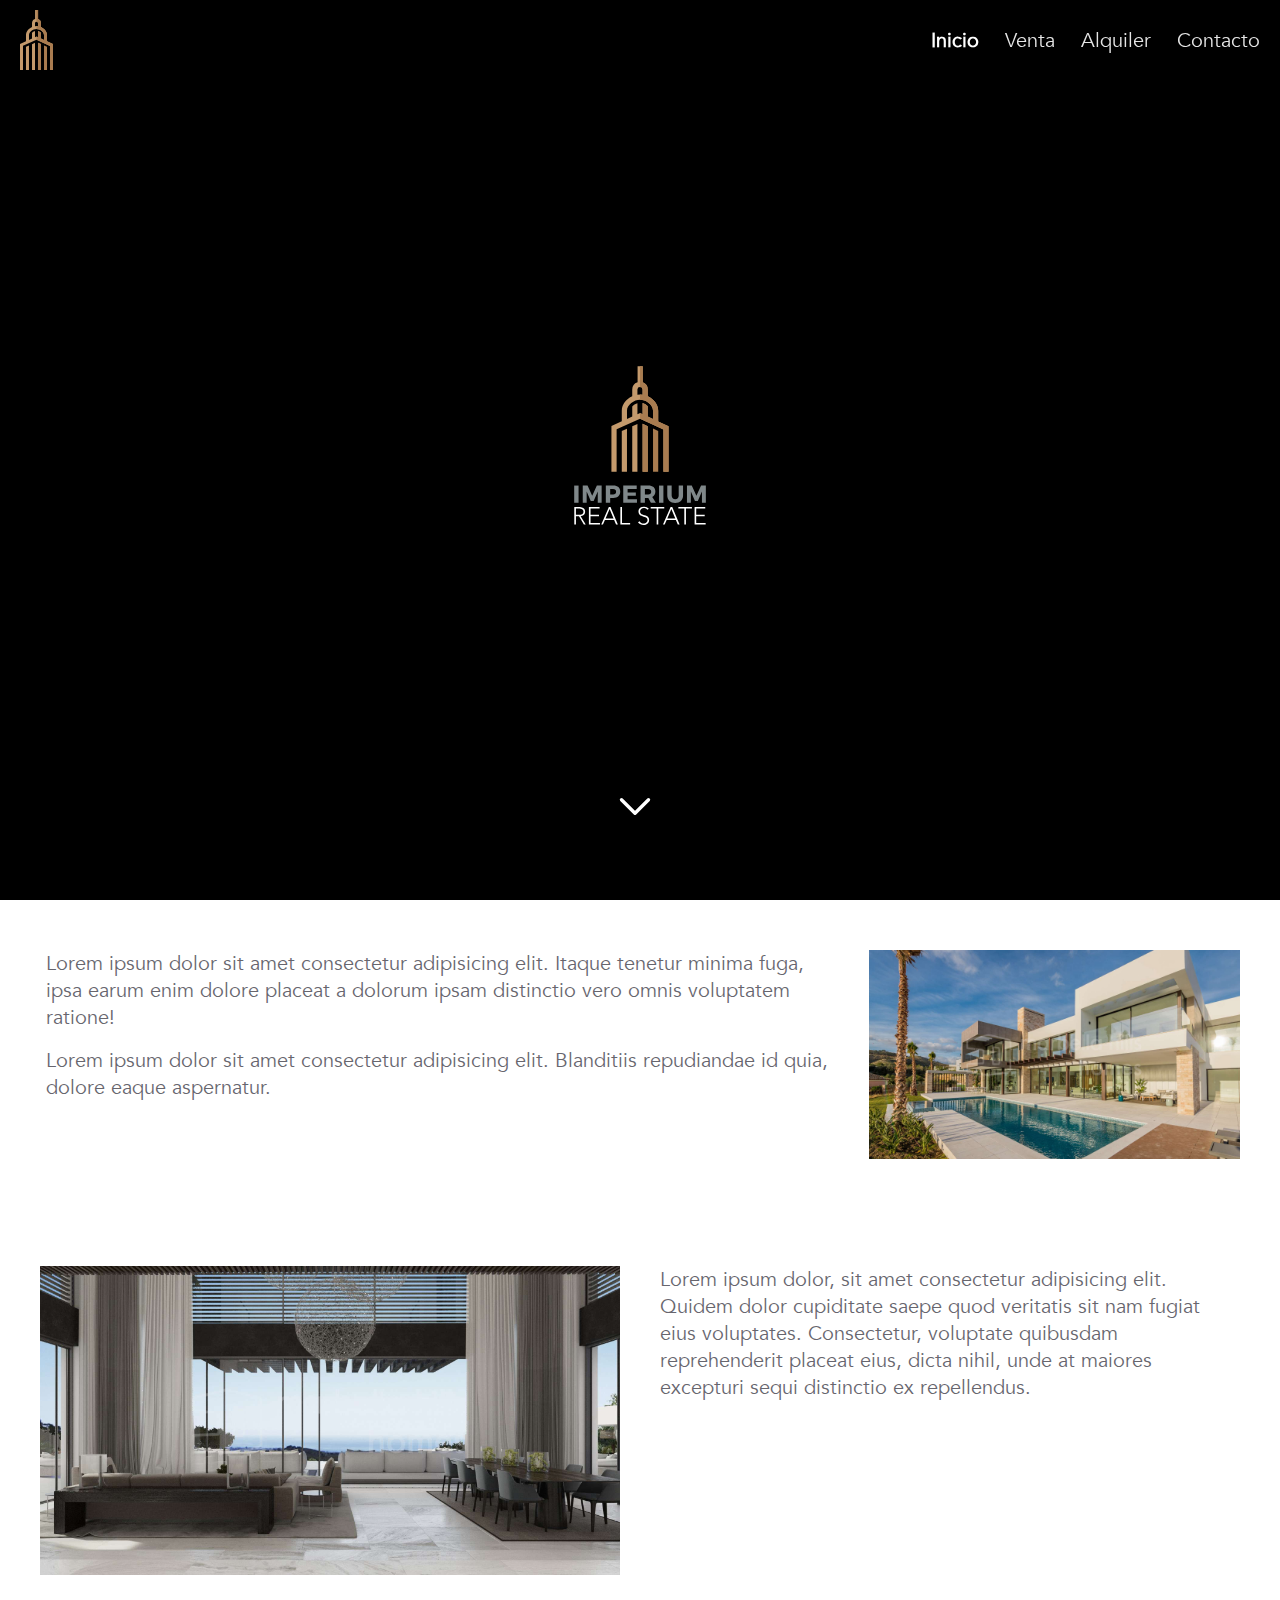
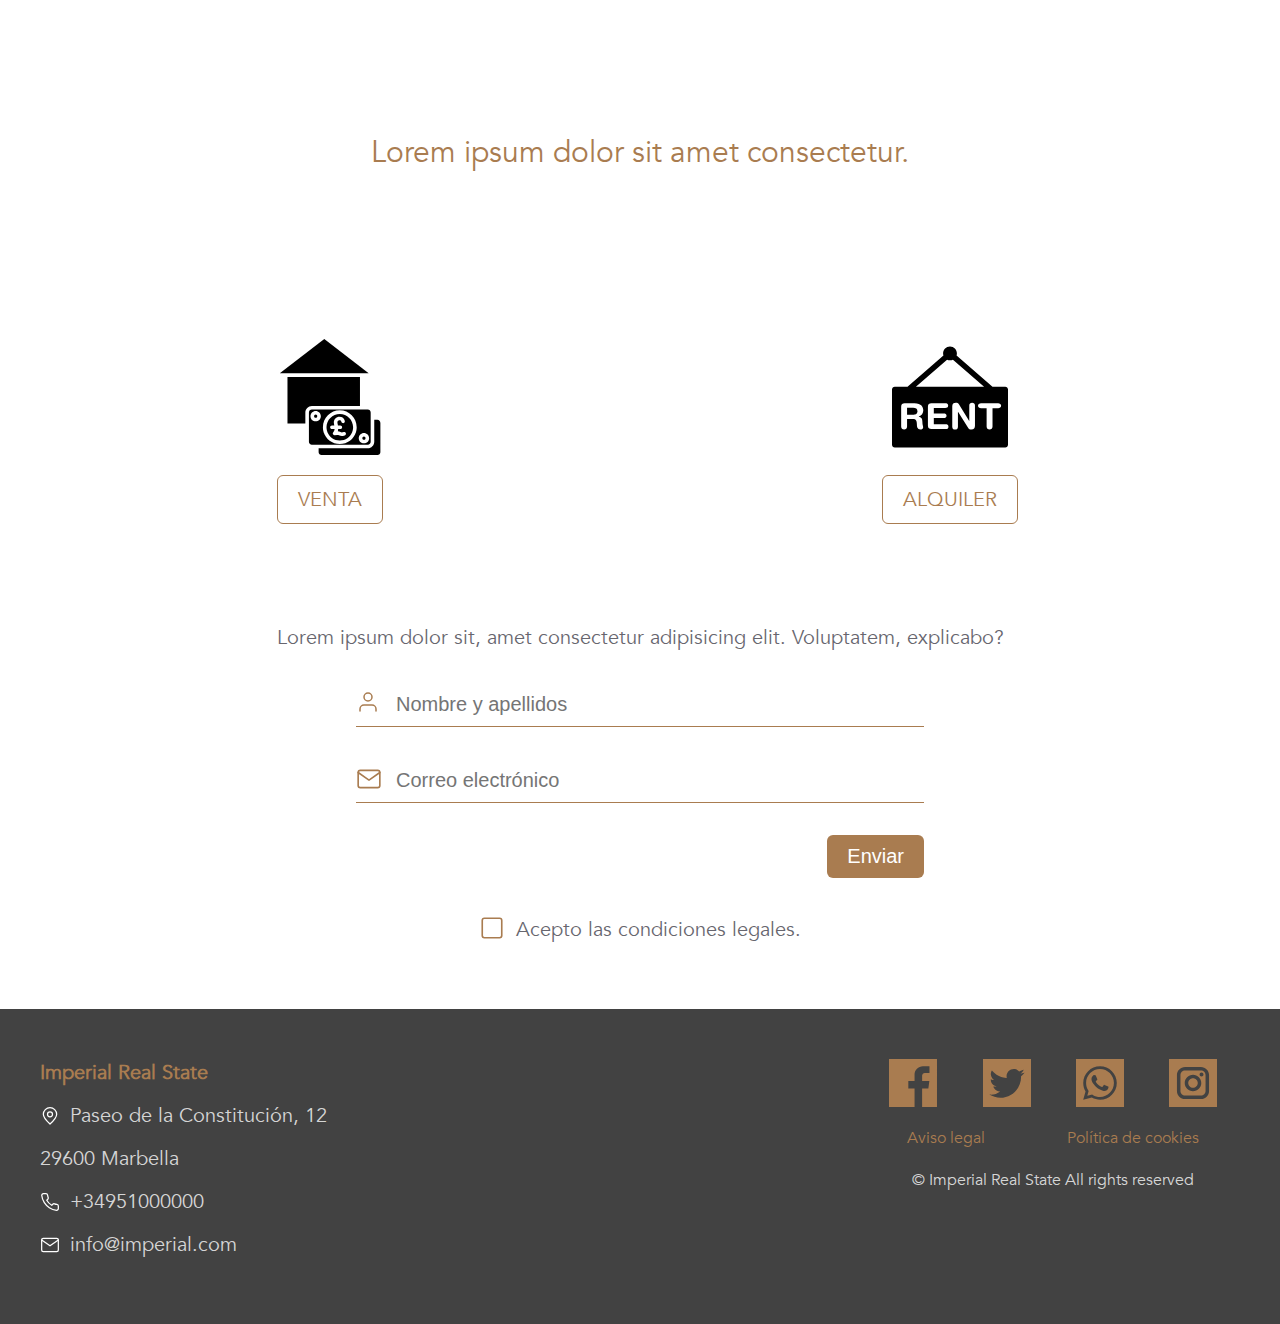
<file: index.html>
<!DOCTYPE html>
<html lang="es">
<head>
    <meta charset="UTF-8">
    <meta name="viewport" content="width=device-width, initial-scale=1.0">
    <title>Inicio</title>
    <link rel="stylesheet" href="css/styles.css">
    <script src="js/jquery-3.4.1.min.js"></script>
    <script src="js/main.js"></script>
</head>
<body>
    <header class="transparente">
        <img src="img/logo.svg" alt="Logo Imperial Real State">
        <nav>
            <a href="#" class="activo">Inicio</a>
            <a href="ventas.html">Venta</a>
            <a href="#">Alquiler</a>
            <a href="contacto.html">Contacto</a>
        </nav>
    </header>
    <div class="hero">
        <div></div>
        <div></div>
        <div></div>
        <div class="hero-logo">
            <img src="img/logo-frame.svg" alt="Logo Imperial Real State">
        </div>
        <a href="#pr" class="hero-down">
            <img src="img/down.svg" alt="flecha abajo">
        </a>
    </div>
    <div id="burger">
        <div class="barra superior"></div>
        <div class="barra media"></div>
        <div class="barra inferior"></div>
    </div>
    <div class="menu">
        <nav>
            <a href="#">Inicio</a>
            <hr>
            <a href="ventas.html">Venta</a>
            <hr>
            <a href="#">Alquiler</a>
            <hr>
            <a href="contacto.html">Contacto</a>
        </nav>
        <p class="copyright">&copy; ACME Inc</p>
    </div>
    <div class="fila primera">
        <span id="pr">&nbsp;</span>
        <div class="col-66">
            <p>Lorem ipsum dolor sit amet consectetur adipisicing elit. Itaque tenetur minima fuga, ipsa earum enim dolore placeat a dolorum ipsam distinctio vero omnis voluptatem ratione!</p>
            <p>Lorem ipsum dolor sit amet consectetur adipisicing elit. Blanditiis repudiandae id quia, dolore eaque aspernatur.</p>
        </div>
        <div class="col-33">
            <img src="img/thumb4.jpg" alt="imagen casa">
        </div>
    </div>
    <div class="fila">
        <div class="col-50">
            <img src="img/thumb5.jpg" alt="">
        </div>
        <div class="col-50">
            <p>Lorem ipsum dolor, sit amet consectetur adipisicing elit. Quidem dolor cupiditate saepe quod veritatis sit nam fugiat eius voluptates. Consectetur, voluptate quibusdam reprehenderit placeat eius, dicta nihil, unde at maiores excepturi sequi distinctio ex repellendus.</p>
        </div>
    </div>
    <div class="fila parallax">
        <div class="col-100">
            <p>Lorem ipsum dolor sit amet consectetur.</p>
        </div>
    </div>
    <div class="fila">
        <div class="col-50 caja-nav flex-column-center">
            <img src="img/comprar.svg" alt="">
            <a href="ventas.html">VENTA</a>
        </div>
        <div class="col-50 caja-nav flex-column-center">
            <img src="img/alquilar.svg" alt="">
            <a href="#">ALQUILER</a>
        </div>
    </div>
    <div class="fila">
        <div class="col-100 flex-column-center">
            <p>Lorem ipsum dolor sit, amet consectetur adipisicing elit. Voluptatem, explicabo?</p>
            <form class="contacto">
                <div class="fila">
                    <input class="usuario" type="text" placeholder="Nombre y apellidos">
                </div>
                <div class="fila">
                    <input class="email" type="email" placeholder="Correo electrónico">
                </div>
                <div class="fila flex-end">
                    <button type="submit">Enviar</button>
                </div>
                <div class="fila flex-center">
                    <input type="checkbox" id="condiciones">
                    <label for="condiciones">
                        Acepto las condiciones legales.
                    </label>
                </div>
            </form>
        </div>
    </div>
    <footer class="fila">
        <div class="col-33">
            <p>Imperial Real State</p>
            <p class="flex-start">
                <img class="m-r-small" src="img/map.svg" alt="Icono de mapa">
                Paseo de la Constitución, 12
            </p>
            <p>29600 Marbella</p>
            <p class="flex-start">
                <img  class="m-r-small" src="img/phone.svg" alt="Icono de teléfono">
                +34951000000
            </p>
            <p class="flex-start">
                <img  class="m-r-small" src="img/mail.svg" alt="Icono de email">
                info@imperial.com
            </p>
        </div>
        <div class="col-33">
            <iframe src="https://www.google.com/maps/embed?pb=!1m18!1m12!1m3!1d3206.9661094790026!2d-4.89145418531769!3d36.50668018001005!2m3!1f0!2f0!3f0!3m2!1i1024!2i768!4f13.1!3m3!1m2!1s0xd7327fed804f7f5%3A0x4806dfa1e50c2dd2!2sMarbella%20Center%2C%2029602%20Marbella%2C%20M%C3%A1laga!5e0!3m2!1ses!2ses!4v1611743016986!5m2!1ses!2ses" width="100%" height="100%" frameborder="0" style="border:0;" allowfullscreen="" aria-hidden="false" tabindex="0"></iframe>
        </div>
        <div class="col-33">
            <div class="flex-around">
                <img class="rrss" src="img/facebook.svg" alt="Icono de Facebook">
                <img class="rrss" src="img/twitter.svg" alt="Icono de Twitter">
                <img class="rrss" src="img/whatsapp.svg" alt="Icono de Whatsapp">
                <img class="rrss" src="img/instagram.svg" alt="Icono de Instagram">
            </div>
            <div class="flex-around m-t">
                <a href="contacto.html#aviso">Aviso legal</a>
                <a href="contacto.html#cookies">Política de cookies</a>
            </div>
            <p class="copyright m-t">&copy; Imperial Real State All rights reserved</p>
        </div>
    </footer>
</body>
</html>
</file>
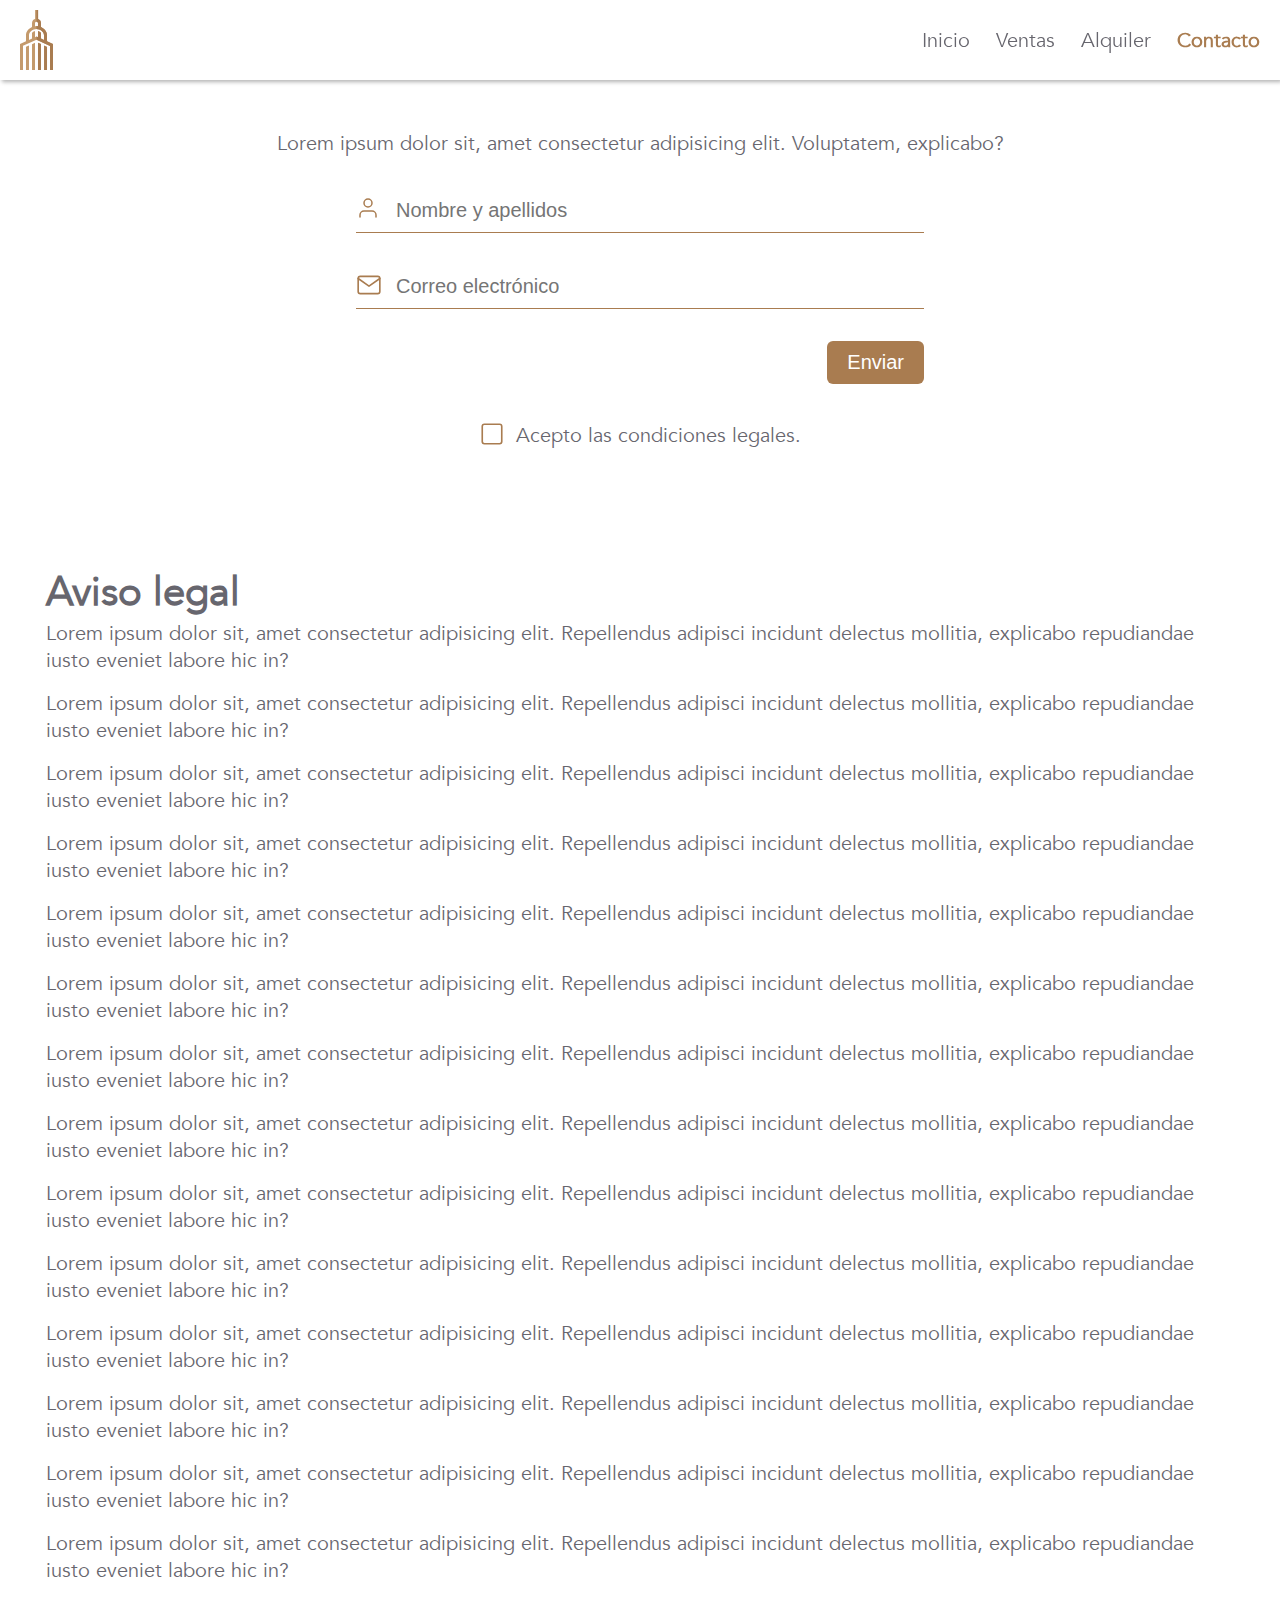
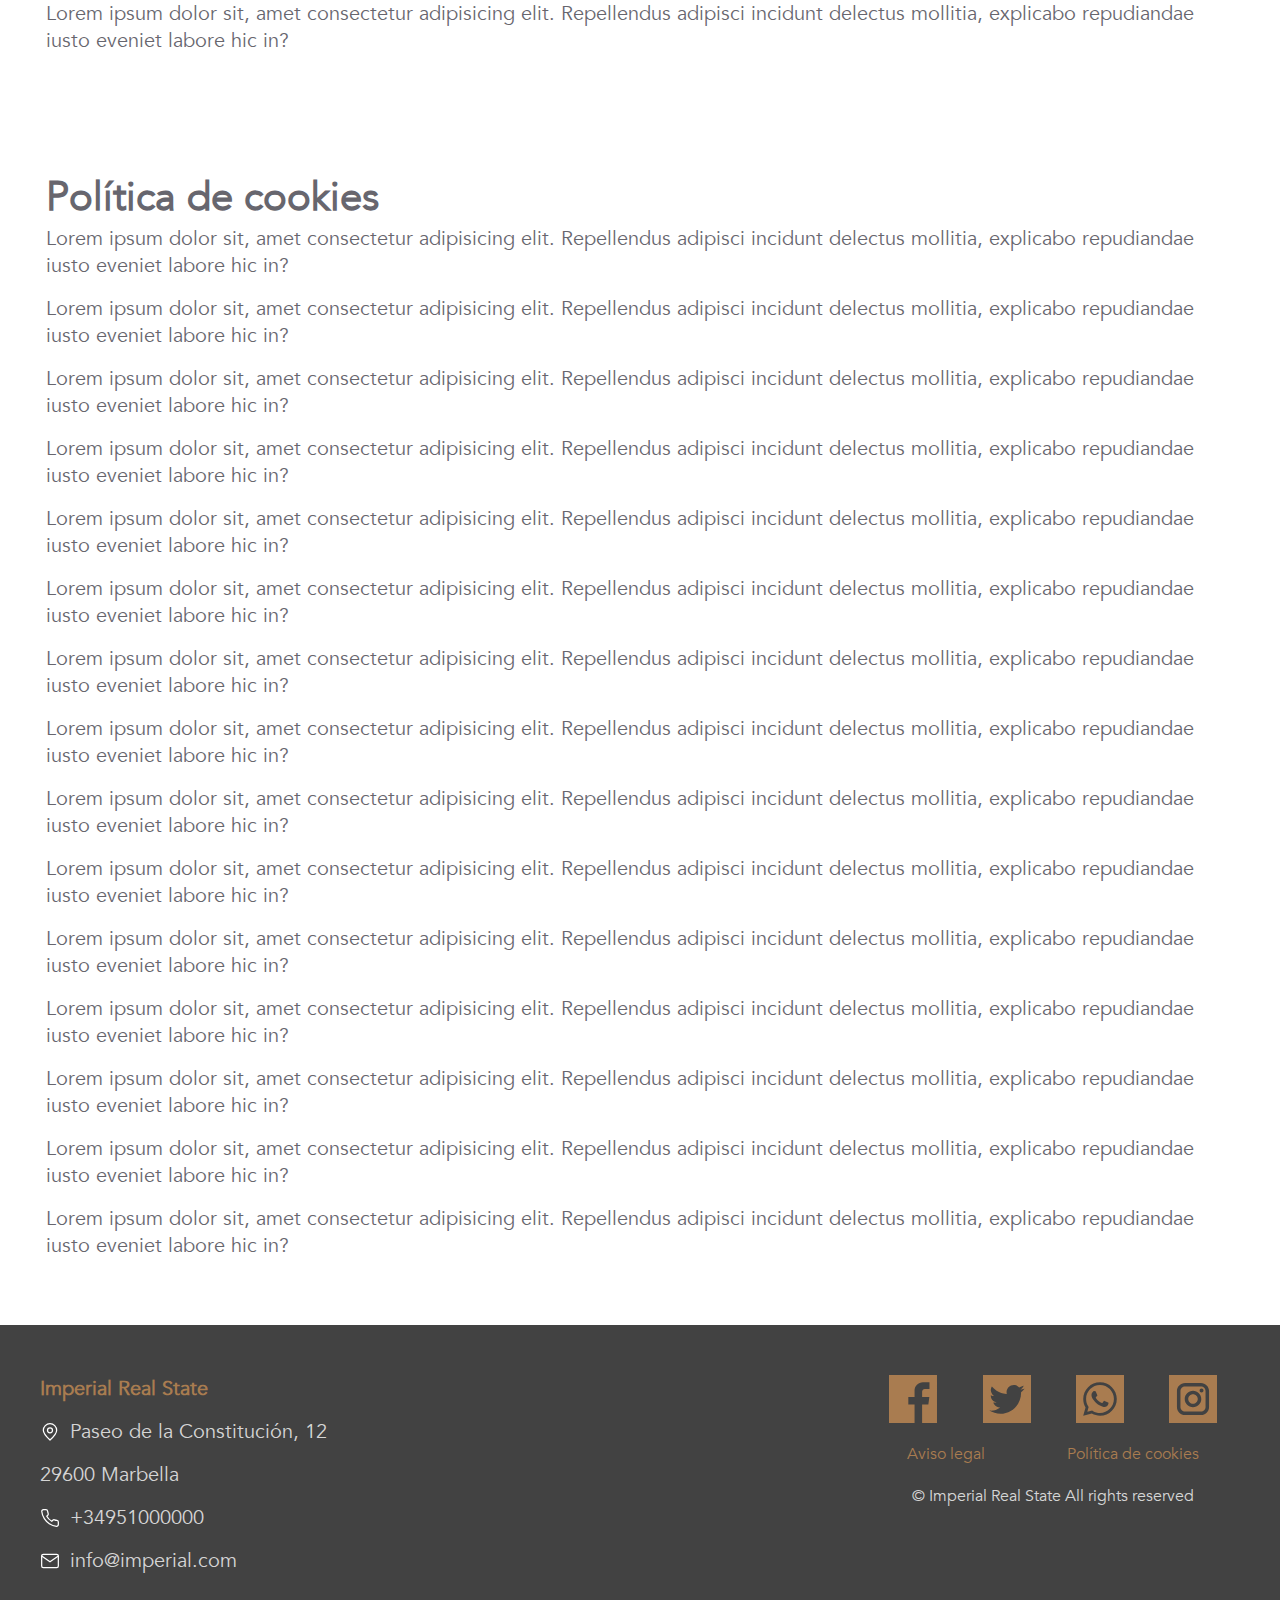
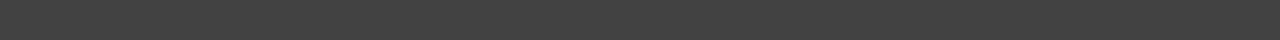
<file: contacto.html>
<!DOCTYPE html>
<html lang="es">
<head>
    <meta charset="UTF-8">
    <meta name="viewport" content="width=device-width, initial-scale=1.0">
    <title>Inicio</title>
    <link rel="stylesheet" href="css/styles.css">
    <script src="js/jquery-3.4.1.min.js"></script>
    <script src="js/main.js"></script>
</head>
<body>
    <header>
        <img src="img/logo.svg" alt="Logo Imperial Real State">
        <nav>
            <a href="index.html">Inicio</a>
            <a href="ventas.html">Ventas</a>
            <a href="#">Alquiler</a>
            <a href="#" class="activo">Contacto</a>
        </nav>
    </header>
    <div id="burger">
        <div class="barra superior"></div>
        <div class="barra media"></div>
        <div class="barra inferior"></div>
    </div>
    <div class="menu">
        <nav>
            <a href="index.html">Inicio</a>
            <hr>
            <a href="ventas.html">Ventas</a>
            <hr>
            <a href="#">Alquiler</a>
            <hr>
            <a href="#">Contacto</a>
        </nav>
        <p class="copyright">&copy; ACME Inc</p>
    </div>
    <div class="fila contacto">
        <div class="col-100 flex-column-center">
            <p>Lorem ipsum dolor sit, amet consectetur adipisicing elit. Voluptatem, explicabo?</p>
            <form class="contacto">
                <div class="fila">
                    <input class="usuario" type="text" placeholder="Nombre y apellidos">
                </div>
                <div class="fila">
                    <input class="email" type="email" placeholder="Correo electrónico">
                </div>
                <div class="fila flex-end">
                    <button type="submit">Enviar</button>
                </div>
                <div class="fila flex-center">
                    <input type="checkbox" id="condiciones">
                    <label for="condiciones">
                        Acepto las condiciones legales.
                    </label>
                </div>
            </form>
        </div>
    </div>
    <div class="fila">
        <span id="legal">&nbsp;</span>
        <div class="col-100">
            <h1>Aviso legal</h1>
            <p>Lorem ipsum dolor sit, amet consectetur adipisicing elit. Repellendus adipisci incidunt delectus mollitia, explicabo repudiandae iusto eveniet labore hic in?</p>
            <p>Lorem ipsum dolor sit, amet consectetur adipisicing elit. Repellendus adipisci incidunt delectus mollitia, explicabo repudiandae iusto eveniet labore hic in?</p>
            <p>Lorem ipsum dolor sit, amet consectetur adipisicing elit. Repellendus adipisci incidunt delectus mollitia, explicabo repudiandae iusto eveniet labore hic in?</p>
            <p>Lorem ipsum dolor sit, amet consectetur adipisicing elit. Repellendus adipisci incidunt delectus mollitia, explicabo repudiandae iusto eveniet labore hic in?</p>
            <p>Lorem ipsum dolor sit, amet consectetur adipisicing elit. Repellendus adipisci incidunt delectus mollitia, explicabo repudiandae iusto eveniet labore hic in?</p>
            <p>Lorem ipsum dolor sit, amet consectetur adipisicing elit. Repellendus adipisci incidunt delectus mollitia, explicabo repudiandae iusto eveniet labore hic in?</p>
            <p>Lorem ipsum dolor sit, amet consectetur adipisicing elit. Repellendus adipisci incidunt delectus mollitia, explicabo repudiandae iusto eveniet labore hic in?</p>
            <p>Lorem ipsum dolor sit, amet consectetur adipisicing elit. Repellendus adipisci incidunt delectus mollitia, explicabo repudiandae iusto eveniet labore hic in?</p>
            <p>Lorem ipsum dolor sit, amet consectetur adipisicing elit. Repellendus adipisci incidunt delectus mollitia, explicabo repudiandae iusto eveniet labore hic in?</p>
            <p>Lorem ipsum dolor sit, amet consectetur adipisicing elit. Repellendus adipisci incidunt delectus mollitia, explicabo repudiandae iusto eveniet labore hic in?</p>
            <p>Lorem ipsum dolor sit, amet consectetur adipisicing elit. Repellendus adipisci incidunt delectus mollitia, explicabo repudiandae iusto eveniet labore hic in?</p>
            <p>Lorem ipsum dolor sit, amet consectetur adipisicing elit. Repellendus adipisci incidunt delectus mollitia, explicabo repudiandae iusto eveniet labore hic in?</p>
            <p>Lorem ipsum dolor sit, amet consectetur adipisicing elit. Repellendus adipisci incidunt delectus mollitia, explicabo repudiandae iusto eveniet labore hic in?</p>
            <p>Lorem ipsum dolor sit, amet consectetur adipisicing elit. Repellendus adipisci incidunt delectus mollitia, explicabo repudiandae iusto eveniet labore hic in?</p>
            <p>Lorem ipsum dolor sit, amet consectetur adipisicing elit. Repellendus adipisci incidunt delectus mollitia, explicabo repudiandae iusto eveniet labore hic in?</p>
        </div>
    </div>
    <div class="fila">
        <span id="cookies">&nbsp;</span>
        <div class="col-100">
            <h1>Política de cookies</h1>
            <p>Lorem ipsum dolor sit, amet consectetur adipisicing elit. Repellendus adipisci incidunt delectus mollitia, explicabo repudiandae iusto eveniet labore hic in?</p>
            <p>Lorem ipsum dolor sit, amet consectetur adipisicing elit. Repellendus adipisci incidunt delectus mollitia, explicabo repudiandae iusto eveniet labore hic in?</p>
            <p>Lorem ipsum dolor sit, amet consectetur adipisicing elit. Repellendus adipisci incidunt delectus mollitia, explicabo repudiandae iusto eveniet labore hic in?</p>
            <p>Lorem ipsum dolor sit, amet consectetur adipisicing elit. Repellendus adipisci incidunt delectus mollitia, explicabo repudiandae iusto eveniet labore hic in?</p>
            <p>Lorem ipsum dolor sit, amet consectetur adipisicing elit. Repellendus adipisci incidunt delectus mollitia, explicabo repudiandae iusto eveniet labore hic in?</p>
            <p>Lorem ipsum dolor sit, amet consectetur adipisicing elit. Repellendus adipisci incidunt delectus mollitia, explicabo repudiandae iusto eveniet labore hic in?</p>
            <p>Lorem ipsum dolor sit, amet consectetur adipisicing elit. Repellendus adipisci incidunt delectus mollitia, explicabo repudiandae iusto eveniet labore hic in?</p>
            <p>Lorem ipsum dolor sit, amet consectetur adipisicing elit. Repellendus adipisci incidunt delectus mollitia, explicabo repudiandae iusto eveniet labore hic in?</p>
            <p>Lorem ipsum dolor sit, amet consectetur adipisicing elit. Repellendus adipisci incidunt delectus mollitia, explicabo repudiandae iusto eveniet labore hic in?</p>
            <p>Lorem ipsum dolor sit, amet consectetur adipisicing elit. Repellendus adipisci incidunt delectus mollitia, explicabo repudiandae iusto eveniet labore hic in?</p>
            <p>Lorem ipsum dolor sit, amet consectetur adipisicing elit. Repellendus adipisci incidunt delectus mollitia, explicabo repudiandae iusto eveniet labore hic in?</p>
            <p>Lorem ipsum dolor sit, amet consectetur adipisicing elit. Repellendus adipisci incidunt delectus mollitia, explicabo repudiandae iusto eveniet labore hic in?</p>
            <p>Lorem ipsum dolor sit, amet consectetur adipisicing elit. Repellendus adipisci incidunt delectus mollitia, explicabo repudiandae iusto eveniet labore hic in?</p>
            <p>Lorem ipsum dolor sit, amet consectetur adipisicing elit. Repellendus adipisci incidunt delectus mollitia, explicabo repudiandae iusto eveniet labore hic in?</p>
            <p>Lorem ipsum dolor sit, amet consectetur adipisicing elit. Repellendus adipisci incidunt delectus mollitia, explicabo repudiandae iusto eveniet labore hic in?</p>
        </div>
    </div>
    <footer class="fila">
        <div class="col-33">
            <p>Imperial Real State</p>
            <p class="flex-start">
                <img class="m-r-small" src="img/map.svg" alt="Icono de mapa">
                Paseo de la Constitución, 12
            </p>
            <p>29600 Marbella</p>
            <p class="flex-start">
                <img  class="m-r-small" src="img/phone.svg" alt="Icono de teléfono">
                +34951000000
            </p>
            <p class="flex-start">
                <img  class="m-r-small" src="img/mail.svg" alt="Icono de email">
                info@imperial.com
            </p>
        </div>
        <div class="col-33">
            <iframe src="https://www.google.com/maps/embed?pb=!1m18!1m12!1m3!1d3206.9661094790026!2d-4.89145418531769!3d36.50668018001005!2m3!1f0!2f0!3f0!3m2!1i1024!2i768!4f13.1!3m3!1m2!1s0xd7327fed804f7f5%3A0x4806dfa1e50c2dd2!2sMarbella%20Center%2C%2029602%20Marbella%2C%20M%C3%A1laga!5e0!3m2!1ses!2ses!4v1611743016986!5m2!1ses!2ses" width="100%" height="100%" frameborder="0" style="border:0;" allowfullscreen="" aria-hidden="false" tabindex="0"></iframe>
        </div>
        <div class="col-33">
            <div class="flex-around">
                <img class="rrss" src="img/facebook.svg" alt="Icono de Facebook">
                <img class="rrss" src="img/twitter.svg" alt="Icono de Twitter">
                <img class="rrss" src="img/whatsapp.svg" alt="Icono de Whatsapp">
                <img class="rrss" src="img/instagram.svg" alt="Icono de Instagram">
            </div>
            <div class="flex-around m-t">
                <a href="#aviso">Aviso legal</a>
                <a href="#cookies">Política de cookies</a>
            </div>
            <p class="copyright m-t">&copy; Imperial Real State All rights reserved</p>
        </div>
    </footer>
</body>
</html>
</file>
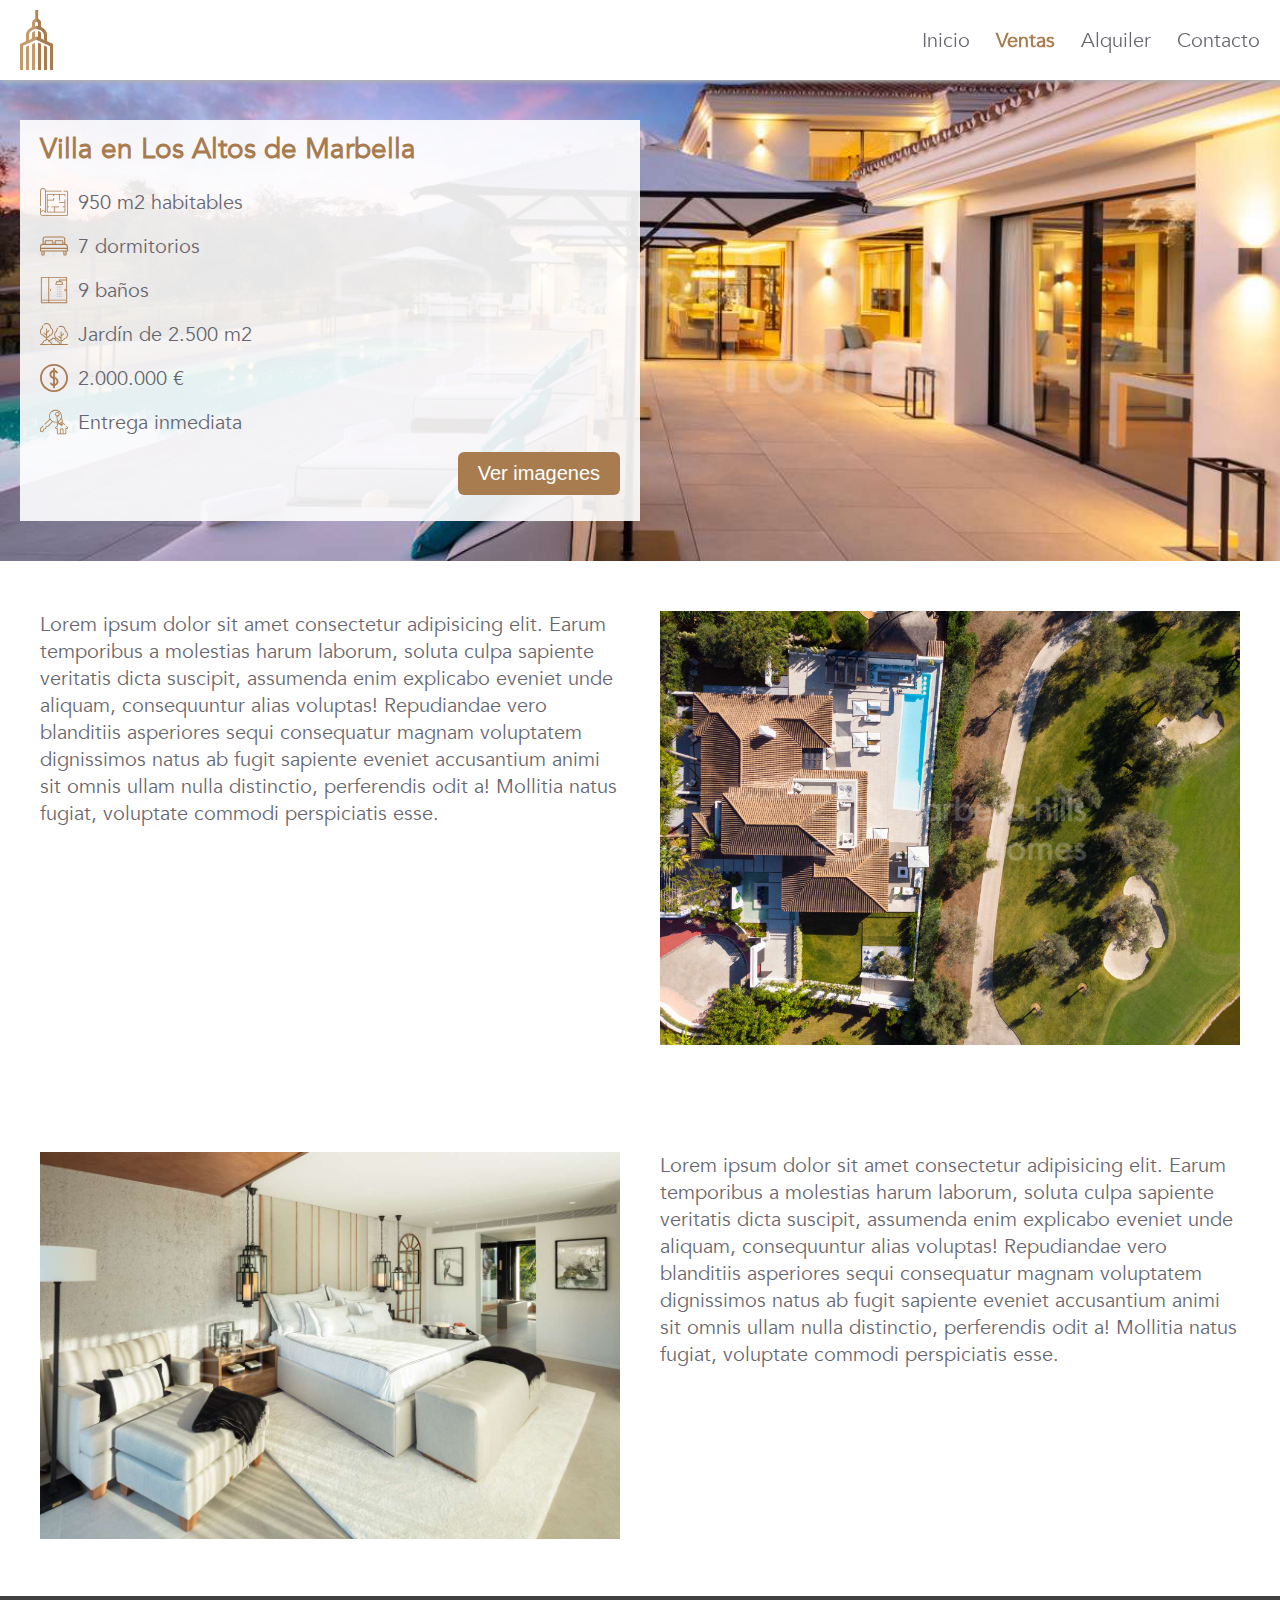
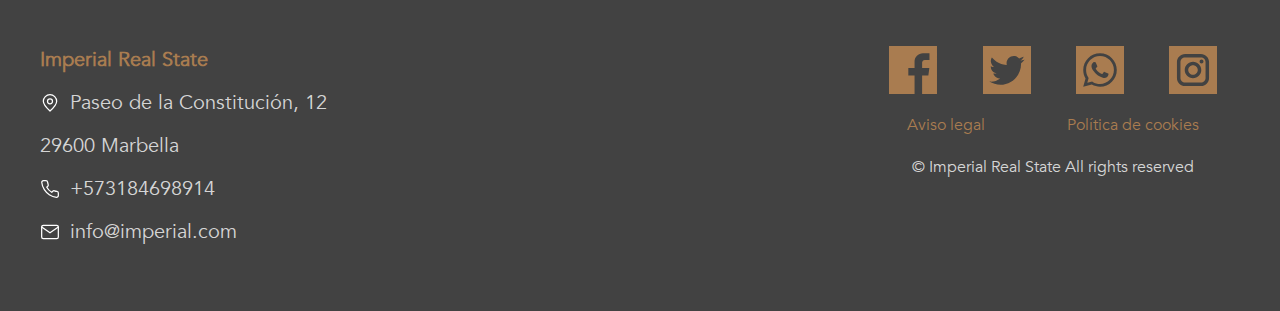
<file: propiedad1.html>
<!DOCTYPE html>
<html lang="es">

<head>
    <meta charset="UTF-8">
    <meta name="viewport" content="width=device-width, initial-scale=1.0">
    <title>Inicio</title>
    <link rel="stylesheet" href="css/styles.css">
    <script src="js/jquery-3.4.1.min.js"></script>
    <script src="js/main.js"></script>
</head>

<body>
    <header>
        <img src="img/logo.svg" alt="Logo Imperial Real State">
        <nav>
            <a href="index.html">Inicio</a>
            <a href="#" class="activo">Ventas</a>
            <a href="#">Alquiler</a>
            <a href="contacto.html">Contacto</a>
        </nav>
    </header>
    <div id="burger">
        <div class="barra superior"></div>
        <div class="barra media"></div>
        <div class="barra inferior"></div>
    </div>
    <div class="menu">
        <nav>
            <a href="index.html">Inicio</a>
            <hr>
            <a href="#">Ventas</a>
            <hr>
            <a href="#">Alquiler</a>
            <hr>
            <a href="contacto.html">Contacto</a>
        </nav>
        <p class="copyright">&copy; ACME Inc</p>
    </div>
    <div class="fila propiedad">
        <div class="col-50">
            <h1 class="m-b">Villa en Los Altos de Marbella</h1>
            <p class="flex-start">
                <img class="m-r-small" src="img/blueprint.svg" alt="Icono plano"> 950 m2 habitables
            </p>
            <p class="flex-start">
                <img class="m-r-small" src="img/bed.svg" alt="Icono nº de dormitorios"> 7 dormitorios
            </p>
            <p class="flex-start">
                <img class="m-r-small" src="img/bath.svg" alt="Icono nº de baños"> 9 baños
            </p>
            <p class="flex-start">
                <img class="m-r-small" src="img/tree.svg" alt="Icono de jardín"> Jardín de 2.500 m2
            </p>
            <p class="flex-start">
                <img class="m-r-small" src="img/money.svg" alt="Icono de monedas"> 2.000.000 €
            </p>
            <p class="flex-start">
                <img class="m-r-small" src="img/contract.svg" alt="Icono de contrato"> Entrega inmediata
            </p>
            <p class="flex-end">
                <button onclick=" openModal(); ">Ver imagenes</button>
            </p>
        </div>
        <div class="col-50"></div>
    </div>
    <div class="fila">
        <div class="col-50">
            <p>Lorem ipsum dolor sit amet consectetur adipisicing elit. Earum temporibus a molestias harum laborum, soluta culpa sapiente veritatis dicta suscipit, assumenda enim explicabo eveniet unde aliquam, consequuntur alias voluptas! Repudiandae vero
                blanditiis asperiores sequi consequatur magnam voluptatem dignissimos natus ab fugit sapiente eveniet accusantium animi sit omnis ullam nulla distinctio, perferendis odit a! Mollitia natus fugiat, voluptate commodi perspiciatis esse.</p>
        </div>
        <div class="col-50">
            <img src="img/property2.jpg" alt="Imagen de vivienda">
        </div>
    </div>
    <div class="fila">
        <div class="col-50">
            <img src="img/property3.jpg" alt="Imagen de vivienda">
        </div>
        <div class="col-50">
            <p>Lorem ipsum dolor sit amet consectetur adipisicing elit. Earum temporibus a molestias harum laborum, soluta culpa sapiente veritatis dicta suscipit, assumenda enim explicabo eveniet unde aliquam, consequuntur alias voluptas! Repudiandae vero
                blanditiis asperiores sequi consequatur magnam voluptatem dignissimos natus ab fugit sapiente eveniet accusantium animi sit omnis ullam nulla distinctio, perferendis odit a! Mollitia natus fugiat, voluptate commodi perspiciatis esse.</p>
        </div>
    </div>
    <footer class="fila">
        <div class="col-33">
            <p>Imperial Real State</p>
            <p class="flex-start">
                <img class="m-r-small" src="img/map.svg" alt="Icono de mapa"> Paseo de la Constitución, 12
            </p>
            <p>29600 Marbella</p>
            <p class="flex-start">
                <img class="m-r-small" src="img/phone.svg" alt="Icono de teléfono"> +573184698914
            </p>
            <p class="flex-start">
                <img class="m-r-small" src="img/mail.svg" alt="Icono de email"> info@imperial.com
            </p>
        </div>
        <div class="col-33">
            <iframe src="https://www.google.com/maps/embed?pb=!1m18!1m12!1m3!1d3206.9661094790026!2d-4.89145418531769!3d36.50668018001005!2m3!1f0!2f0!3f0!3m2!1i1024!2i768!4f13.1!3m3!1m2!1s0xd7327fed804f7f5%3A0x4806dfa1e50c2dd2!2sMarbella%20Center%2C%2029602%20Marbella%2C%20M%C3%A1laga!5e0!3m2!1ses!2ses!4v1611743016986!5m2!1ses!2ses"
                width="100%" height="100%" frameborder="0" style="border:0;" allowfullscreen="" aria-hidden="false" tabindex="0"></iframe>
        </div>
        <div class="col-33">
            <div class="flex-around">
                <img class="rrss" src="img/facebook.svg" alt="Icono de Facebook">
                <img class="rrss" src="img/twitter.svg" alt="Icono de Twitter">
                <img class="rrss" src="img/whatsapp.svg" alt="Icono de Whatsapp">
                <img class="rrss" src="img/instagram.svg" alt="Icono de Instagram">
            </div>
            <div class="flex-around m-t">
                <a href="contacto.html#aviso">Aviso legal</a>
                <a href="contacto.html#cookies">Política de cookies</a>
            </div>
            <p class="copyright m-t">&copy; Imperial Real State All rights reserved</p>
        </div>
    </footer>
    <div class="overlay"></div>
    <div class="carousel">
        <div class="slide">
            <img src="img/thumb2.jpg" alt="carousel">
        </div>
        <div class="slide">
            <img src="img/thumb3.jpg" alt="carousel">
        </div>
        <div class="slide">
            <img src="img/thumb4.jpg" alt="carousel">
        </div>
        <div class="slide">
            <img src="img/thumb5.jpg" alt="carousel">
        </div>
        <div class="slide">
            <img src="img/thumb6.jpg" alt="carousel">
        </div>
        <div class="slide">
            <img src="img/thumb8.jpg" alt="carousel">
        </div>

        <div class="x-modal" onclick=" closeModal() ">
            <img src="/img/x.svg" alt="fallo al carga la imagen">
        </div>
        <div class="left-arrow" onclick="prevSlide()">
            <img src="/img/left.svg" alt="">
        </div>
        <div class="rigth-arrow" onclick="nextSlides()">
            <img src="/img/right.svg" alt="">
        </div>
    </div>
    <script src="js/carousel.js"></script>
</body>

</html>
</file>
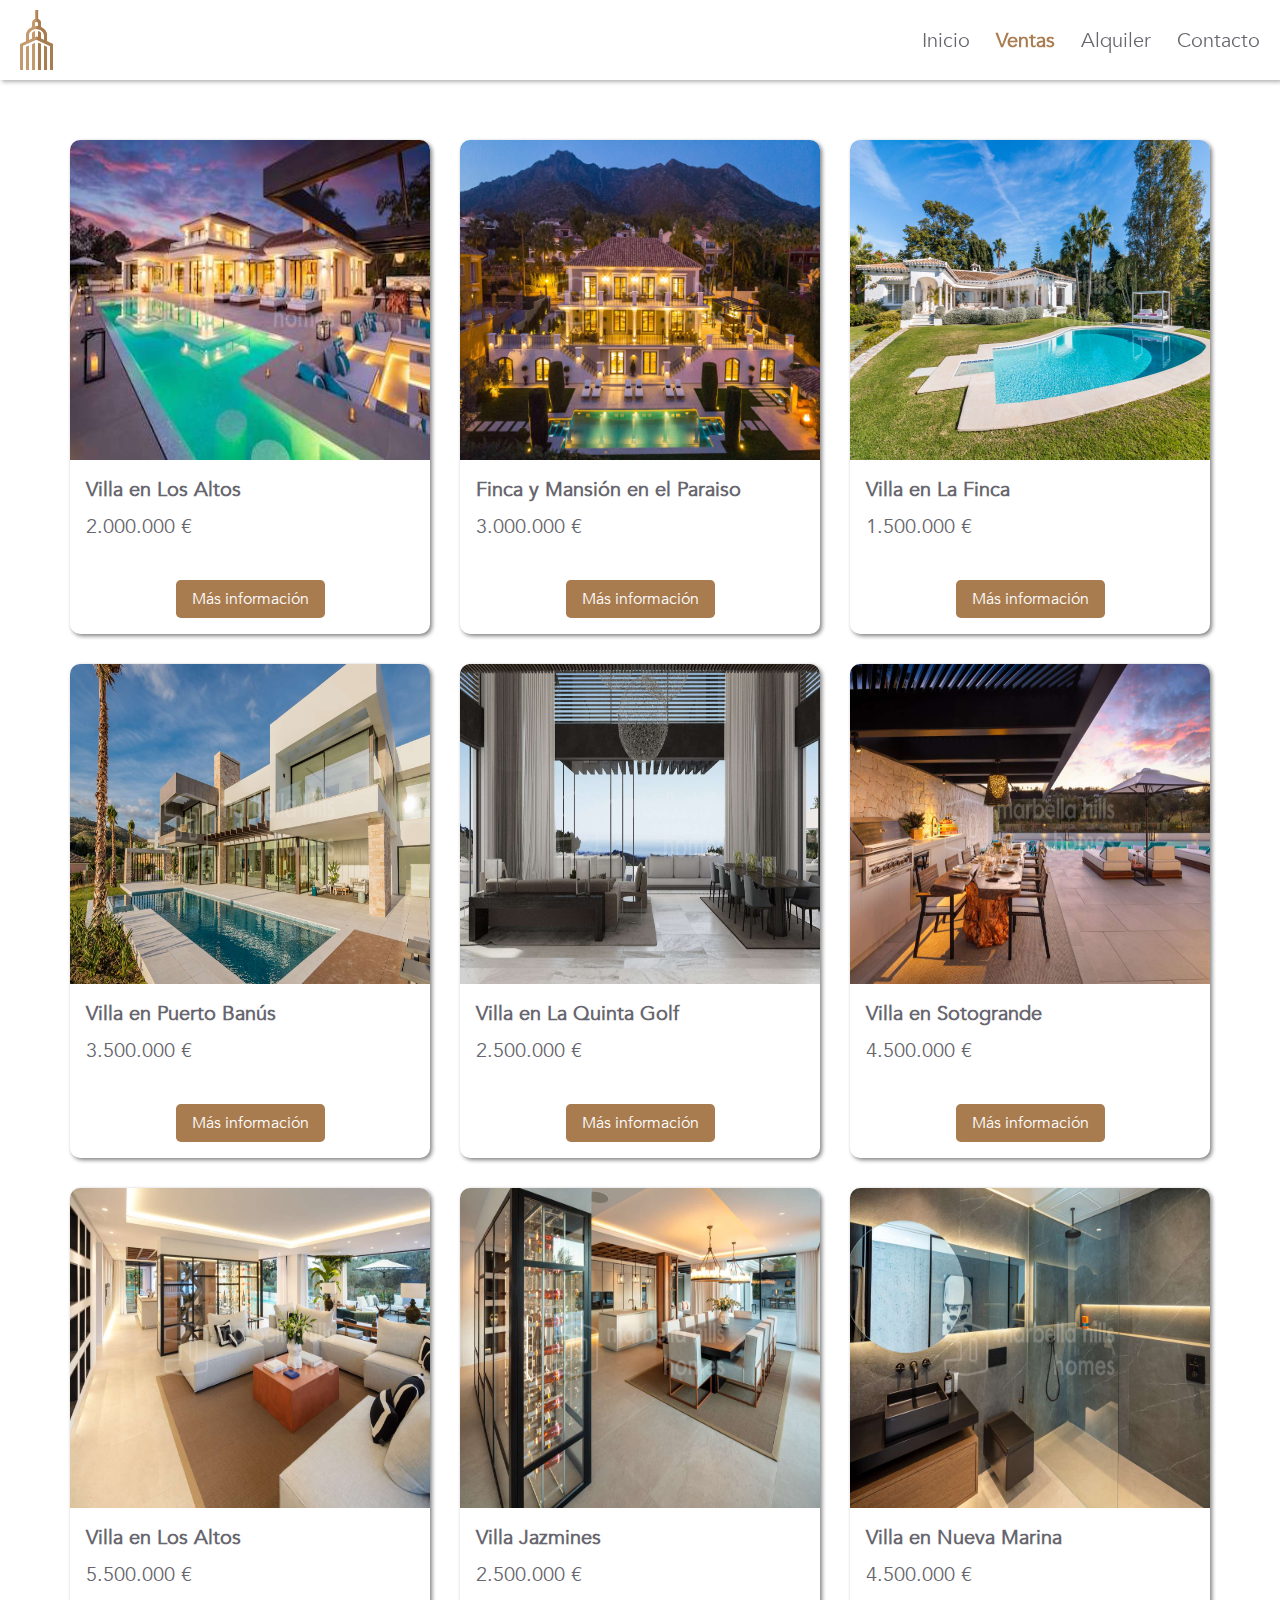
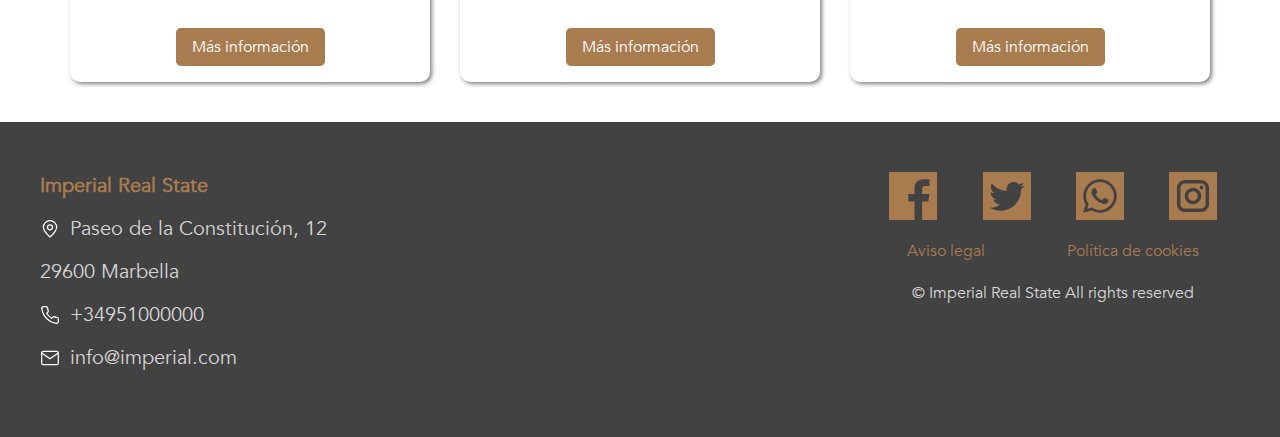
<file: ventas.html>
<!DOCTYPE html>
<html lang="es">
<head>
    <meta charset="UTF-8">
    <meta name="viewport" content="width=device-width, initial-scale=1.0">
    <title>Inicio</title>
    <link rel="stylesheet" href="css/styles.css">
    <script src="js/jquery-3.4.1.min.js"></script>
    <script src="js/main.js"></script>
</head>
<body>
    <header>
        <img src="img/logo.svg" alt="Logo Imperial Real State">
        <nav>
            <a href="index.html">Inicio</a>
            <a href="#" class="activo">Ventas</a>
            <a href="#">Alquiler</a>
            <a href="contacto.html">Contacto</a>
        </nav>
    </header>
    <div id="burger">
        <div class="barra superior"></div>
        <div class="barra media"></div>
        <div class="barra inferior"></div>
    </div>
    <div class="menu">
        <nav>
            <a href="index.html">Inicio</a>
            <hr>
            <a href="#">Ventas</a>
            <hr>
            <a href="#">Alquiler</a>
            <hr>
            <a href="contacto.html">Contacto</a>
        </nav>
        <p class="copyright">&copy; ACME Inc</p>
    </div>
    <div class="fila grid">
        <div class="card">
            <img src="img/thumb1.jpeg" alt="Imagen de casa">
            <div class="footer-card">
                <div>
                    <p>Villa en Los Altos</p>
                    <p>2.000.000 €</p>
                </div>
                <a href="propiedad1.html">Más información</a>
            </div>
        </div>
        <div class="card">
            <img src="img/thumb2.jpg" alt="Imagen de casa">
            <div class="footer-card">
                <div>
                    <p>Finca y Mansión en el Paraiso</p>
                    <p>3.000.000 €</p>
                </div>
                <a href="#">Más información</a>
            </div>
        </div>
        <div class="card">
            <img src="img/thumb3.jpg" alt="Imagen de casa">
            <div class="footer-card">
                <div>
                    <p>Villa en La Finca</p>
                    <p>1.500.000 €</p>
                </div>
                <a href="#">Más información</a>
            </div>
        </div>
        <div class="card">
            <img src="img/thumb4.jpg" alt="Imagen de casa">
            <div class="footer-card">
                <div>
                    <p>Villa en Puerto Banús</p>
                    <p>3.500.000 €</p>
                </div>
                <a href="#">Más información</a>
            </div>
        </div>
        <div class="card">
            <img src="img/thumb5.jpg" alt="Imagen de casa">
            <div class="footer-card">
                <div>
                    <p>Villa en La Quinta Golf</p>
                    <p>2.500.000 €</p>
                </div>
                <a href="#">Más información</a>
            </div>
        </div>
        <div class="card">
            <img src="img/thumb6.jpg" alt="Imagen de casa">
            <div class="footer-card">
                <div>
                    <p>Villa en Sotogrande</p>
                    <p>4.500.000 €</p>
                </div>
                <a href="#">Más información</a>
            </div>
        </div>
        <div class="card">
            <img src="img/thumb8.jpg" alt="Imagen de casa">
            <div class="footer-card">
                <div>
                    <p>Villa en Los Altos</p>
                    <p>5.500.000 €</p>
                </div>
                <a href="#">Más información</a>
            </div>
        </div>
        <div class="card">
            <img src="img/thumb9.jpg" alt="Imagen de casa">
            <div class="footer-card">
                <div>
                    <p>Villa Jazmines</p>
                    <p>2.500.000 €</p>
                </div>
                <a href="#">Más información</a>
            </div>
        </div>
        <div class="card">
            <img src="img/thumb10.jpg" alt="Imagen de casa">
            <div class="footer-card">
                <div>
                    <p>Villa en Nueva Marina</p>
                    <p>4.500.000 €</p>
                </div>
                <a href="#">Más información</a>
            </div>
        </div>
    </div>
    <footer class="fila">
        <div class="col-33">
            <p>Imperial Real State</p>
            <p class="flex-start">
                <img class="m-r-small" src="img/map.svg" alt="Icono de mapa">
                Paseo de la Constitución, 12
            </p>
            <p>29600 Marbella</p>
            <p class="flex-start">
                <img  class="m-r-small" src="img/phone.svg" alt="Icono de teléfono">
                +34951000000
            </p>
            <p class="flex-start">
                <img  class="m-r-small" src="img/mail.svg" alt="Icono de email">
                info@imperial.com
            </p>
        </div>
        <div class="col-33">
            <iframe src="https://www.google.com/maps/embed?pb=!1m18!1m12!1m3!1d3206.9661094790026!2d-4.89145418531769!3d36.50668018001005!2m3!1f0!2f0!3f0!3m2!1i1024!2i768!4f13.1!3m3!1m2!1s0xd7327fed804f7f5%3A0x4806dfa1e50c2dd2!2sMarbella%20Center%2C%2029602%20Marbella%2C%20M%C3%A1laga!5e0!3m2!1ses!2ses!4v1611743016986!5m2!1ses!2ses" width="100%" height="100%" frameborder="0" style="border:0;" allowfullscreen="" aria-hidden="false" tabindex="0"></iframe>
        </div>
        <div class="col-33">
            <div class="flex-around">
                <img class="rrss" src="img/facebook.svg" alt="Icono de Facebook">
                <img class="rrss" src="img/twitter.svg" alt="Icono de Twitter">
                <img class="rrss" src="img/whatsapp.svg" alt="Icono de Whatsapp">
                <img class="rrss" src="img/instagram.svg" alt="Icono de Instagram">
            </div>
            <div class="flex-around m-t">
                <a href="contacto.html#aviso">Aviso legal</a>
                <a href="contacto.html#cookies">Política de cookies</a>
            </div>
            <p class="copyright m-t">&copy; Imperial Real State All rights reserved</p>
        </div>
    </footer>
</body>
</html>
</file>
<file: css/styles.css>
/* Fuentes */

@font-face {
    font-family: "Avenir";
    src: url('../fonts/Avenir-Book.ttf');
}


/* Reseteo */

* {
    margin: 0;
    padding: 0;
    box-sizing: border-box;
}

a {
    text-decoration: none;
    cursor: pointer;
    color: inherit;
}


/* Generales */

html {
    font-size: 20px;
}

@media (max-width: 440px) {
    html {
        font-size: 18px;
    }
}

body {
    font-family: "Avenir", sans-serif;
    color: #67666e;
}

img {
    max-width: 100%;
}

p {
    margin-bottom: 0.8rem;
}


/* Hero */

.hero {
    width: 100%;
    height: 100vh;
    background-color: black;
    position: absolute;
    top: 0;
    left: 0;
    overflow: hidden;
}

@keyframes heroAnimation {
    0% {
        opacity: 0;
        animation-timing-function: ease-in;
    }
    12% {
        opacity: 1;
    }
    25% {
        transform: scale(1.2);
    }
    75% {
        opacity: 0;
        transform: scale(1.1);
    }
    100% {
        opacity: 0;
    }
}

.hero div {
    width: 100%;
    height: 100vh;
    position: absolute;
    top: 0;
    left: 0;
    background-size: cover;
    background-position: center;
    background-repeat: none;
    opacity: 0;
    animation: heroAnimation 18s infinite;
}

.hero div:nth-child(1) {
    background-image: url('../img/front1.jpg');
}

.hero div:nth-child(2) {
    background-image: url('../img/front2.jpg');
    animation-delay: 6s;
}

.hero div:nth-child(3) {
    background-image: url('../img/front3.jpg');
    animation-delay: 12s;
}

.hero .hero-logo {
    position: absolute;
    top: 50%;
    left: 50%;
    transform: translate(-50%, -50%);
    animation: none;
    opacity: 1;
    width: 30%;
    height: auto;
}

.hero .hero-down {
    position: absolute;
    top: 90%;
    left: 50%;
    transform: translate(-50%, -50%);
    animation: none;
    opacity: 1;
    width: 5%;
    height: auto;
}

@media (max-width: 720px) {
    .hero .hero-logo {
        width: 60%;
    }
    .hero .hero-down {
        width: 15%;
    }
}

@media (max-width: 400px) {
    .hero .hero-logo {
        width: 80%;
    }
    .hero .hero-down {
        width: 20%;
    }
}


/* Header */

header {
    background-color: white;
    box-shadow: 1.5px 1.5px 4px #b3b3b3;
    height: 80px;
    width: 100%;
    position: fixed;
    top: 0;
    left: 0;
    z-index: 1;
    display: flex;
    justify-content: space-between;
    align-items: center;
    padding: 0 1em;
    transition: 600ms all ease-in-out;
}

header.transparente {
    background-color: transparent;
    box-shadow: none;
}

header img {
    height: 60px;
    width: auto;
}

header nav a {
    color: #67666e;
    font-weight: normal;
    margin-left: 1em;
    transition: 300ms ease-in-out all;
}

header.transparente nav a {
    color: rgba(255, 255, 255, 0.9);
}

header nav a.activo,
header nav a:hover {
    color: #a97c50;
    font-weight: bold;
}

header.transparente nav a.activo,
header.transparente nav a:hover {
    color: white;
}


/* Botón burger */

#burger {
    position: fixed;
    top: 1rem;
    left: 1rem;
    cursor: pointer;
    z-index: 10;
    display: none;
}

#burger .barra {
    width: 30px;
    height: 2px;
    margin: 6px;
    background-color: #a97c50;
    transition: 400ms all ease-in-out
}

#burger.abierto .barra {
    background-color: white;
}

#burger.abierto .barra.superior {
    transform: translateY(8px) rotateZ(45deg);
}

#burger.abierto .barra.media {
    width: 0;
}

#burger.abierto .barra.inferior {
    transform: translateY(-8px) rotateZ(-45deg);
}

@media (max-width: 620px) {
    #burger {
        display: block;
    }
    header {
        justify-content: flex-end;
    }
    header nav {
        display: none;
    }
}


/* Menú lateral */

.menu {
    width: 360px;
    height: 100vh;
    background-color: #424242;
    position: fixed;
    top: 0;
    left: -360px;
    padding-top: 40px;
    transition: all 700ms ease-in-out;
}

.menu.abierto {
    left: 0;
}

.menu nav {
    padding: 1rem;
    display: flex;
    flex-direction: column;
}

.menu nav a {
    padding: 0.6rem 0;
    color: rgba(255, 255, 255, 0.75);
    font-size: 1.1rem;
    transition: 300ms all ease-in-out;
}

.menu nav a:hover {
    color: white;
}

.menu .copyright {
    color: rgba(255, 255, 255, 0.75);
    font-size: 0.9rem;
    position: absolute;
    bottom: 0;
    left: 0;
    padding: 0.5rem;
    text-align: center;
    width: 100%;
}


/* Layout */

.primera {
    margin-top: 100vh;
}

#pr,
#legal,
#cookies {
    display: block;
    margin-top: -90px;
    padding-bottom: 90px;
}

.fila {
    display: flex;
    padding: 2rem 1rem;
}

.fila.contacto {
    margin-top: 80px;
}

.col-100 {
    width: 100%;
    padding: 0.5rem 1rem;
}

.col-75 {
    width: 75%;
    padding: 0.5rem 1rem;
}

.col-66 {
    width: 66.66666%;
    padding: 0.5rem 1rem;
}

.col-50 {
    width: 50%;
    padding: 0.5rem 1rem;
}

.col-33 {
    width: 33.33333%;
    padding: 0.5rem 1rem;
}

.col-25 {
    width: 25%;
    padding: 0.5rem 1rem;
}

@media (max-width: 720px) {
    .fila {
        flex-direction: column;
        padding: 1rem 0.5rem;
    }
    .col-75,
    .col-66,
    .col-50,
    .col-33,
    .col-25 {
        width: 100%;
    }
}

.flex-start {
    display: flex;
    justify-content: flex-start;
    align-items: center;
}

.flex-center {
    display: flex;
    justify-content: center;
    align-items: center;
}

.flex-end {
    display: flex;
    justify-content: flex-end;
    align-items: center;
}

.flex-between {
    display: flex;
    justify-content: space-between;
    align-items: center;
}

.flex-around {
    display: flex;
    justify-content: space-around;
    align-items: center;
}

.flex-column-center {
    display: flex;
    flex-direction: column;
    justify-content: center;
    align-items: center;
}


/* Espaciados y márgenes */

.m-t {
    margin-top: 1rem;
}

.m-b {
    margin-bottom: 1rem;
}

.m-l {
    margin-left: 1rem;
}

.m-r {
    margin-right: 1rem;
}

.m-t-small {
    margin-top: 0.5rem;
}

.m-b-small {
    margin-bottom: 0.5rem;
}

.m-l-small {
    margin-left: 0.5rem;
}

.m-r-small {
    margin-right: 0.5rem;
}


/* Parallax */

.fila.parallax {
    background-image: url('../img/property5.jpg');
    background-size: cover;
    background-position: center;
    background-repeat: no-repeat;
    background-attachment: fixed;
    padding: 3rem 2rem;
}

.fila.parallax div {
    background-color: rgba(255, 255, 255, 0.75);
    padding: 2rem;
}

.fila.parallax div p {
    font-size: 1.5rem;
    color: #a97c50;
    text-align: center;
}


/* Caja navegación */

.caja-nav img {
    width: 20%;
    margin-bottom: 1em;
}

.caja-nav a {
    border: 1px solid #a97c50;
    background-color: white;
    color: #a97c50;
    font-size: 1rem;
    font-weight: normal;
    padding: 0.5em 1em;
    border-radius: 0.3em;
    cursor: pointer;
    transition: all ease-in-out 400ms;
}

.caja-nav a:hover {
    background-color: #a97c50;
    color: white;
}


/* Formulario contacto */

form.contacto {
    width: 50%;
}

@media (max-width: 720px) {
    form.contacto {
        width: 75%;
    }
}

@media (max-width: 440px) {
    form.contacto {
        width: 100%;
    }
}

form.contacto .fila {
    padding: 0.8rem;
}

input {
    border: none;
    border-bottom: 1.5px solid #a97c50;
    font-size: 1rem;
    padding: 0.5em 1em;
    width: 100%;
}

input:focus {
    outline: none;
    border-bottom: 1.5px solid #643e18;
}

input.usuario {
    background-image: url('../img/user.svg');
    background-repeat: no-repeat;
    background-position: 0 7px;
    padding-left: 2em;
}

input.email {
    background-image: url('../img/mail-bronce.svg');
    background-repeat: no-repeat;
    background-position: 0 7px;
    padding-left: 2em;
}

button {
    border: none;
    background-color: #a97c50;
    color: white;
    font-size: 1rem;
    font-weight: normal;
    padding: 0.5em 1em;
    border-radius: 0.3em;
    cursor: pointer;
    transition: all ease-in-out 400ms;
}

button:hover {
    background-color: #81501e;
}

input[type="checkbox"] {
    display: none;
}

input[type="checkbox"]+label::before {
    content: url('../img/square.svg');
    position: relative;
    top: 5px;
    padding-right: 5px;
}

input[type="checkbox"]:checked+label::before {
    content: url('../img/check-square.svg');
}


/* Footer */

footer {
    background-color: #424242;
}

footer p {
    color: rgba(255, 255, 255, 0.8);
}

footer p:first-child {
    color: #a97c50;
    font-weight: bold;
}

footer img.rrss {
    height: 48px;
}

footer a {
    font-size: 0.8rem;
    color: #a97c50;
    transition: 400ms ease-in-out all;
}

footer a:hover {
    color: #704a24;
}

footer .copyright {
    color: rgba(255, 255, 255, 0.8);
    font-size: 0.8rem;
    text-align: center;
}


/* Card */

.fila.grid {
    margin-top: 100px;
    display: grid;
    grid-template-columns: repeat(auto-fit, 360px);
    grid-gap: 1.5rem;
    justify-content: center;
}

.card {
    width: 360px;
    border-radius: 0.5rem;
    box-shadow: 2px 2px 4px grey;
    display: flex;
    flex-direction: column;
    align-items: center;
    overflow: hidden;
}

.card img {
    height: 320px;
}

.card .footer-card {
    padding: 0.8rem;
    width: 100%;
    height: 174px;
    display: flex;
    flex-direction: column;
    justify-content: space-between;
    align-items: flex-start;
}

.card .footer-card p {
    margin-bottom: 0.5rem;
}

.card .footer-card p:first-child {
    font-weight: bold;
}

.card .footer-card a {
    background-color: #a97c50;
    color: white;
    font-size: 0.8rem;
    border-radius: 0.3em;
    padding: 0.5em 1em;
    align-self: center;
    transition: 400ms ease-in all;
}

.card .footer-card a:hover {
    background-color: #664626;
}


/* Ficha propiedad */

.propiedad {
    margin-top: 80px;
    background-image: url('../img/property5.jpg');
    background-size: cover;
    background-position: center;
    background-repeat: no-repeat;
}

.propiedad div:first-child {
    background-color: rgba(255, 255, 255, 0.9);
}

.propiedad div:first-child h1 {
    font-size: 1.4rem;
    color: #a97c50;
}

.propiedad div:first-child p img {
    width: 28px;
    height: 28px;
}


/* carousel*/

.overlay {
    position: fixed;
    top: 0;
    left: 0;
    width: 100%;
    height: 100vh;
    background-color: rgba(0, 0, 0, 0.8);
    z-index: 99;
    display: none;
}

.carousel {
    position: fixed;
    top: 5vh;
    left: 5%;
    width: 90%;
    height: 90vh;
    background-color: white;
    z-index: 100;
    overflow: hidden;
    display: none;
}

.carousel .x-modal {
    position: absolute;
    top: 15px;
    right: 15px;
    cursor: pointer;
}

.carousel .slide {
    position: fixed;
    top: 0;
    left: 0;
    width: 100%;
}

.carousel .slide img {
    width: 100%;
}

.carousel .rigth-arrow {
    position: absolute;
    top: 50%;
    right: 15px;
    transform: translateY(-50%);
    cursor: pointer;
    background-color: rgba(0, 0, 0, 0.6);
    border-radius: 50%;
    width: 50px;
    height: 50px;
    display: flex;
    justify-content: center;
    align-items: center;
}

.left-arrow {
    position: absolute;
    top: 50%;
    left: 15px;
    transform: translateY(-50%);
    cursor: pointer;
    background-color: rgba(0, 0, 0, 0.6);
    border-radius: 50%;
    width: 50px;
    height: 50px;
    display: flex;
    justify-content: center;
    align-items: center;
}
</file>
